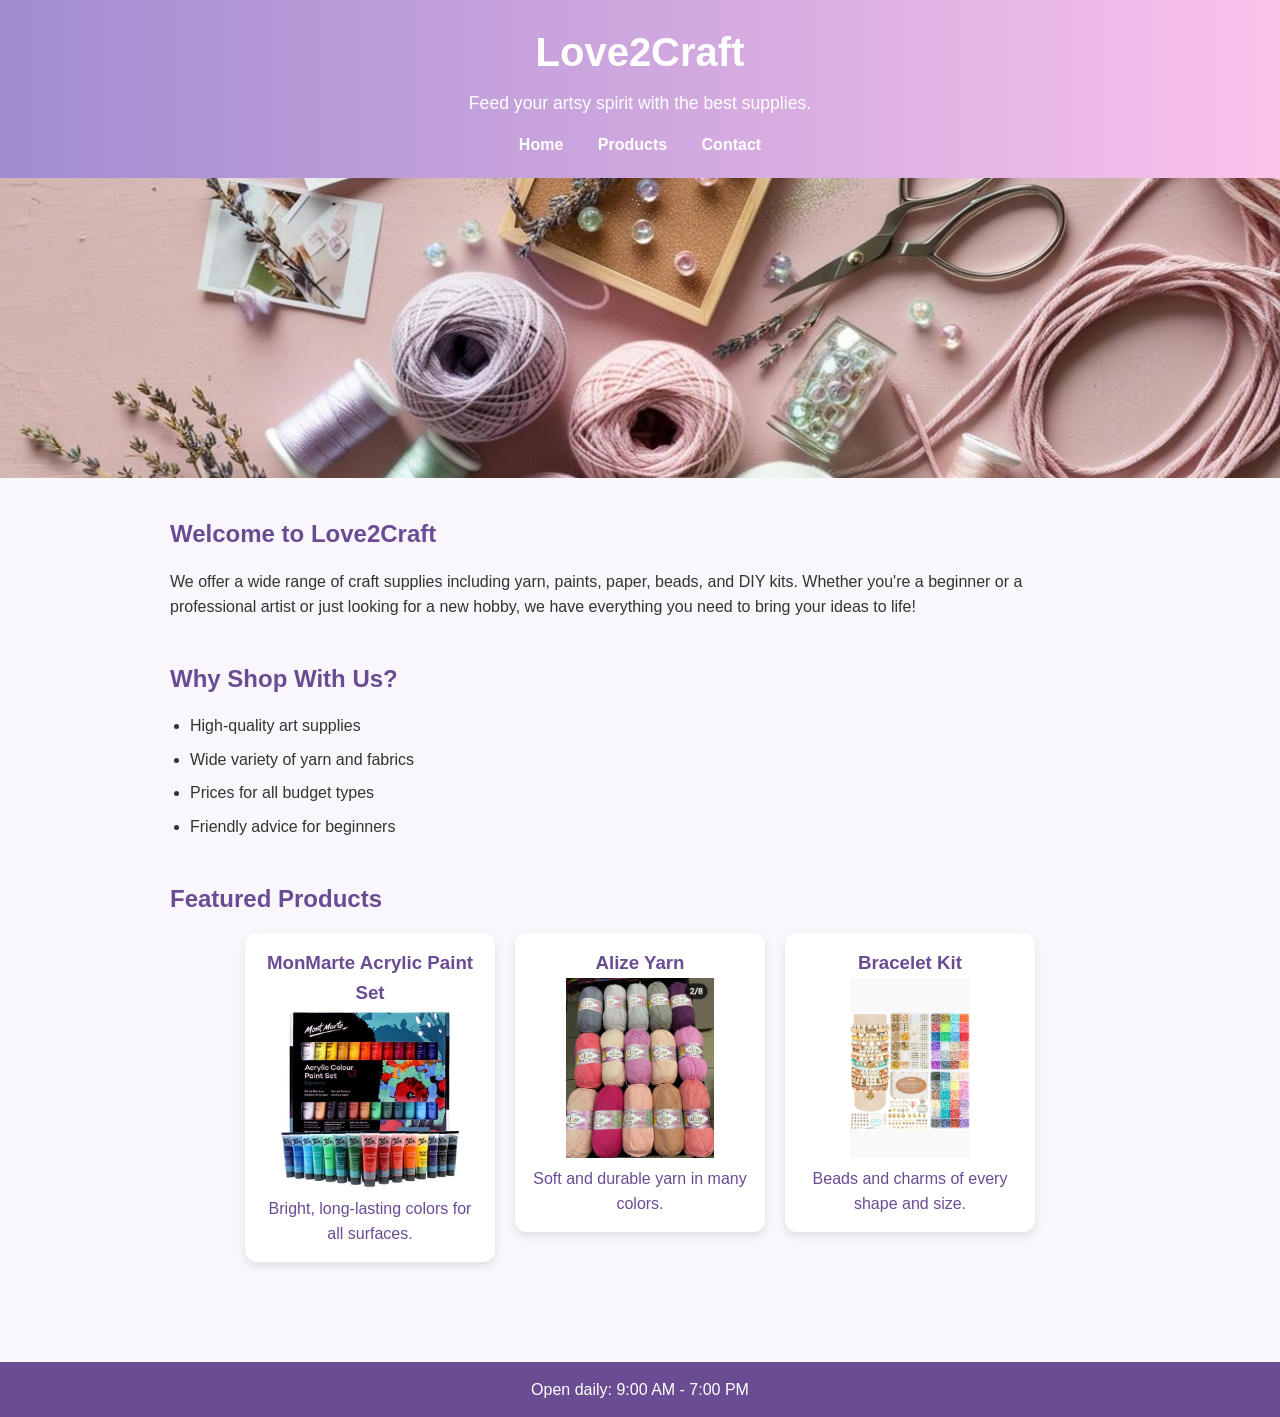
<file: HW1/index.html>
<!DOCTYPE html>
<html lang="en">
<head>
  <meta charset="UTF-8">
  <meta name="viewport" content="width=device-width">
  <title>Love2Craft</title>
  <link rel="stylesheet" href="style.css">
</head>

<body>

  <header>
    <h1>Love2Craft</h1>
    <p>Feed your artsy spirit with the best supplies.</p>

    <nav aria-label="Main navigation">
      <a href="index.html">Home</a>
      <a href="content.html">Products</a>
      <a href="contact.html">Contact</a>
    </nav>
  </header>

  <div class="hero">
    <img src="images/craft_supplies.jpg" alt="Craft supplies">
  </div>


  <main class="main-content">

    <section>
      <h2>Welcome to Love2Craft</h2>
      <p>
        We offer a wide range of craft supplies including yarn, paints, paper,
        beads, and DIY kits. Whether you're a beginner or a professional artist or just looking 
        for a new hobby, we have everything you need to bring your ideas to life!
      </p>
    </section>


    <section>
      <h2>Why Shop With Us?</h2>
      <ul>
        <li>High-quality art supplies</li>
        <li>Wide variety of yarn and fabrics</li>
        <li>Prices for all budget types </li>
        <li> Friendly advice for beginners</li>
      </ul>
    </section>


    <section>
      <h2>Featured Products</h2>

      <div class="products">
        <a href="price_tables/paints_table.html#monMarte-paint">
          <div class="product">
            <h3>MonMarte Acrylic Paint Set</h3>
            <img src="images/acrylic_paint_set.jpg" alt="Paint set" width="200" class="img">
            <p>Bright, long-lasting colors for all surfaces.</p>
          </div>
        </a>

        <a href="price_tables/yarn_table.html#pink-alize">
          <div class="product">
            <h3>Alize Yarn</h3>
            <img src="images/descărcare_(1).jpg" alt="Yarn" width="200" class ="img">
            <p>Soft and durable yarn in many colors.</p>
          </div>
        </a>

        <a href="price_tables/beads_table.html#bracelet-kit">
          <div class="product">
            <h3>Bracelet Kit</h3>
            <img src="images/bracelet_kit.jpg" alt="Jewelery kit" width="200" class="img">
            <p>Beads and charms of every shape and size.</p>
          </div>
        </a>

      </div>
    </section>
  </main>

  <footer>
    <p>Open daily: 9:00 AM - 7:00 PM</p>
  </footer>

</body>
</html>
</file>
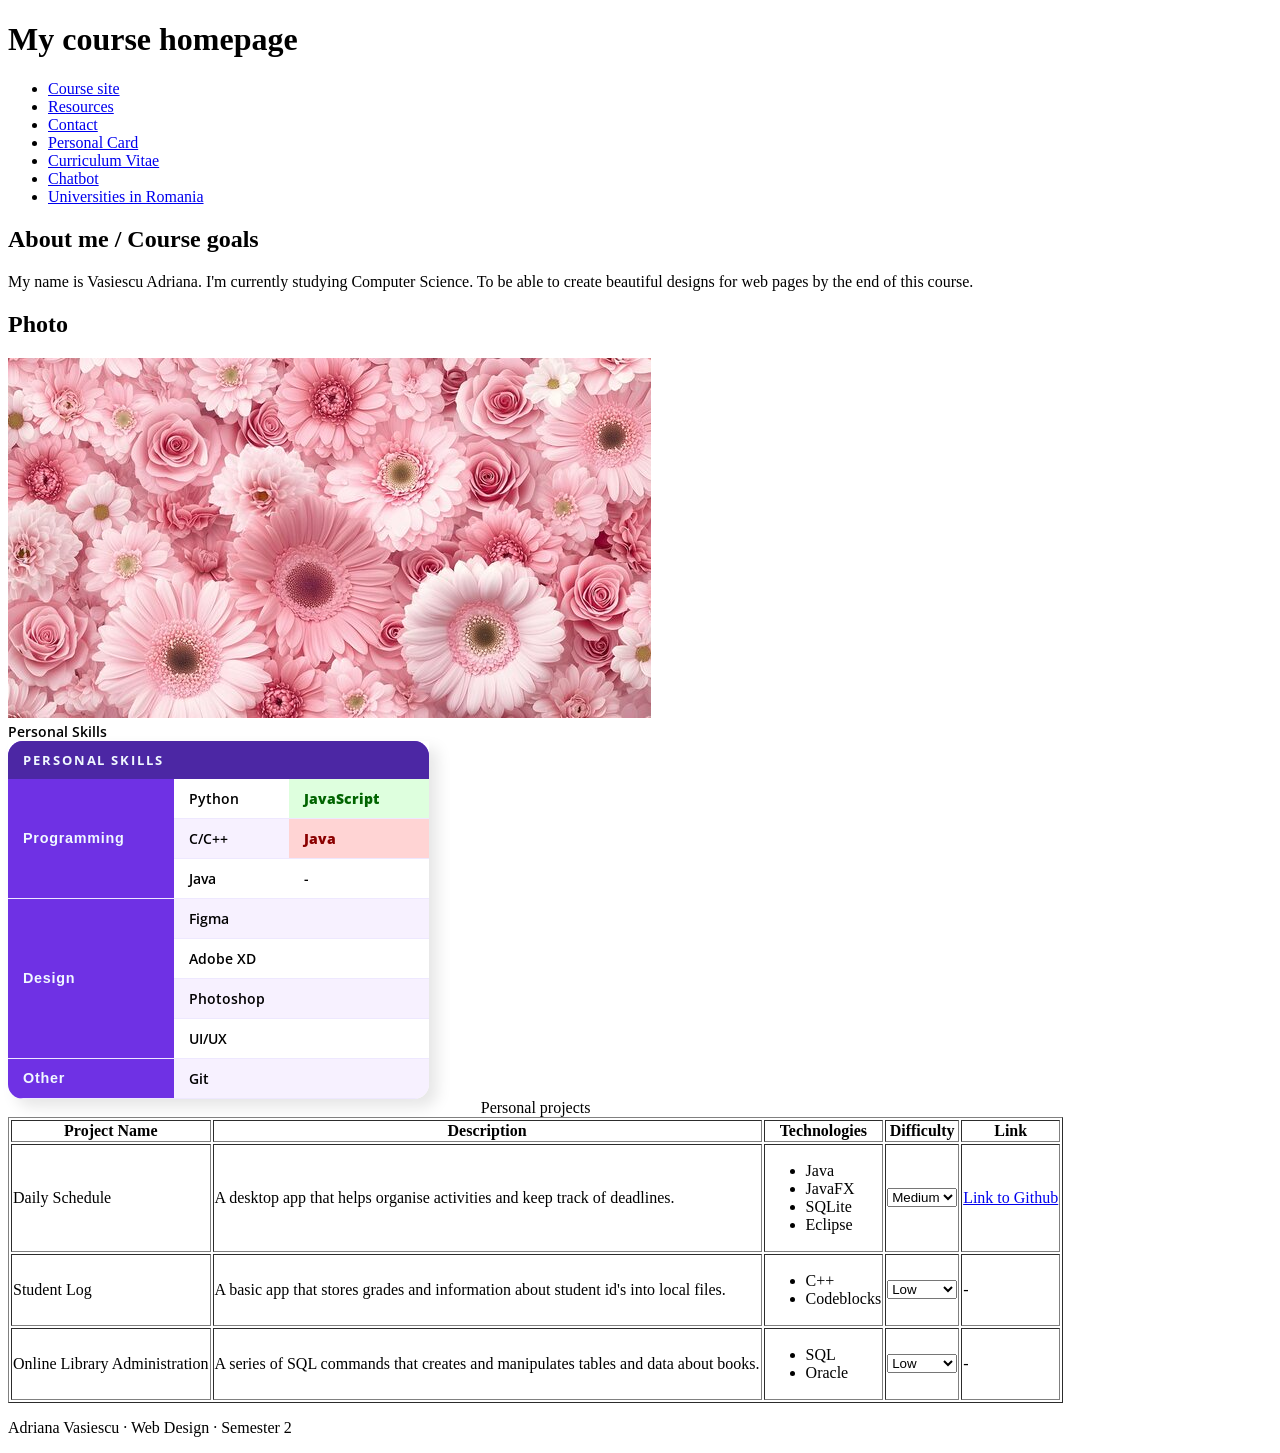
<file: labs-wd-ir-4dr1-R/index.html>
<!DOCTYPE html>
<html lang="en">
<head>
  <link rel="preconnect" href="https://fonts.googleapis.com">
  <link rel="preconnect" href="https://fonts.gstatic.com" crossorigin>
  <link href="https://fonts.googleapis.com/css2?family=Open+Sans:ital,wght@0,300..800;1,300..800&display=swap" rel="stylesheet">
  <meta charset="UTF-8">
  <meta name="viewport" content="width=device-width">
  <title>Course homepage - Heading hierarchy example</title>
  <link rel="stylesheet" href="style.css">
   <style>
    table.skill-display thead {
        font-size: 0.8rem;
        background-color: rgb(111, 49, 228);
        
    }
  </style>
</head>
<body>
  <header>
    <h1>My course homepage</h1>
  </header>
  <nav aria-label="Main navigation">
    <ul>
      <li><a href="https://stefaniga.github.io/ewd-uvt-2026/lecture-1/">Course site</a></li>
      <li><a href="https://stefaniga.github.io/ewd-uvt-2026/labs/">Resources</a></li>
      <li><a href="contact.html">Contact</a> </li>
      <li><a href="card.html">Personal Card</a></li>
      <li><a href="cv.html">Curriculum Vitae</a></li>
      <li><a href ="chatbot.html">Chatbot</a> </li>
      <li><a href="universities.html">Universities in Romania</a> </li>
    </ul>
  </nav>
  <main id="main-content">
    <section>
      <h2>About me / Course goals</h2>
      <p>My name is Vasiescu Adriana. I'm currently studying Computer Science. To be able to create beautiful designs for web pages by the end of this course.</p>
    </section>
    <section>
      <h2>Photo</h2>
      <img src="360_F_1259180121_rKxqQ3axerj2dqdNRu1DFFnIy3X4XsMe.jpg" alt="A decorative picture with an assortment of pastel pink flowers for a cozy vibe.">
    </section>

    <table class="skill-display">
    <caption style="text-align: left;">Personal Skills</caption>
    <thead>
        <tr>
            <th scope="col" colspan="3" style="background-color: #4c27a4; text-transform: uppercase; letter-spacing: 0.15em;">Personal Skills</th>
        </tr>
    </thead>
    <tbody>
        <tr>
            <th scope="row" rowspan="3">Programming</th>
            <td>Python</td>
            <td style="background-color: #deffde; font-weight: bolder; color: darkgreen;">JavaScript</td>
        </tr>
        <tr>
            <td>C/C++</td>
            <td style="background-color: #ffd4d4; font-weight: bolder; color: darkred;">Java</td>
        </tr>
        <tr>
            <td>Java</td>
            <td>-</td>
        </tr>
        <tr>
            <th scope="row" rowspan="4">Design</th>
            <td colspan="2">Figma</td>
        </tr>
        <tr>
            <td colspan="2">Adobe XD</td>
        </tr>
        <tr>
            <td colspan="2">Photoshop</td>
        </tr>
        <tr>
            <td colspan="2">UI/UX</td>
        </tr>
        <tr>
            <th scope="row">Other</th>
            <td colspan="2">Git</td>
        </tr>
    </tbody>
  </table>

  <table border="1">
      <caption>Personal projects</caption>
      <thead>
        <tr>
          <th scope="col">Project Name</th>
          <th scope="col">Description</th>
          <th scope="col">Technologies</th>
          <th scope="col">Difficulty</th>
          <th scope="col">Link</th>
        </tr>
      </thead>

      <tbody>
        <tr>
          <td>Daily Schedule</td>
          <td>A desktop app that helps organise activities and keep track of deadlines.</td>
          <td>
            <ul>
              <li>Java</li>
              <li>JavaFX</li>
              <li>SQLite</li>
              <li>Eclipse</li>
            </ul>
          </td>
          <td>
            <select name="difficulty">
              <option value="low">Low</option>
              <option value="medium" selected>Medium</option>
              <option value="high">High</option>
            </select>
          </td>
          <td><a href="https://github.com/Programare-III-2025-2026/p3-proiect-gr8-4dr1-R.git">Link to Github</a></td>
        </tr>
        <tr>
          <td>Student Log</td>
          <td>A basic app that stores grades and information about student id's into local files.</td>
          <td>
            <ul>
              <li>C++</li>
              <li>Codeblocks</li>
            </ul>
          </td>
          <td><select name="difficulty">
                <option value="low" selected>Low</option>
                <option value="medium">Medium</option>
                <option value="high">High</option>
              </select>
          </td>
          <td>-</td>
        </tr>
        <tr>
          <td>Online Library Administration</td>
          <td>A series of SQL commands that creates and manipulates tables and data about books.</td>
          <td>
            <ul>
              <li>SQL</li>
              <li>Oracle</li>
            </ul>
          </td>
          <td><select name="difficulty">
                <option value="low" selected>Low</option>
                <option value="medium">Medium</option>
                <option value="high">High</option>
              </select>
          </td>
          <td>-</td>
        </tr>

      </tbody>

  </table>

  </main>
  <footer>
    <p>Adriana Vasiescu · Web Design · Semester 2</p>
  </footer>
</body>
</html>
</file>
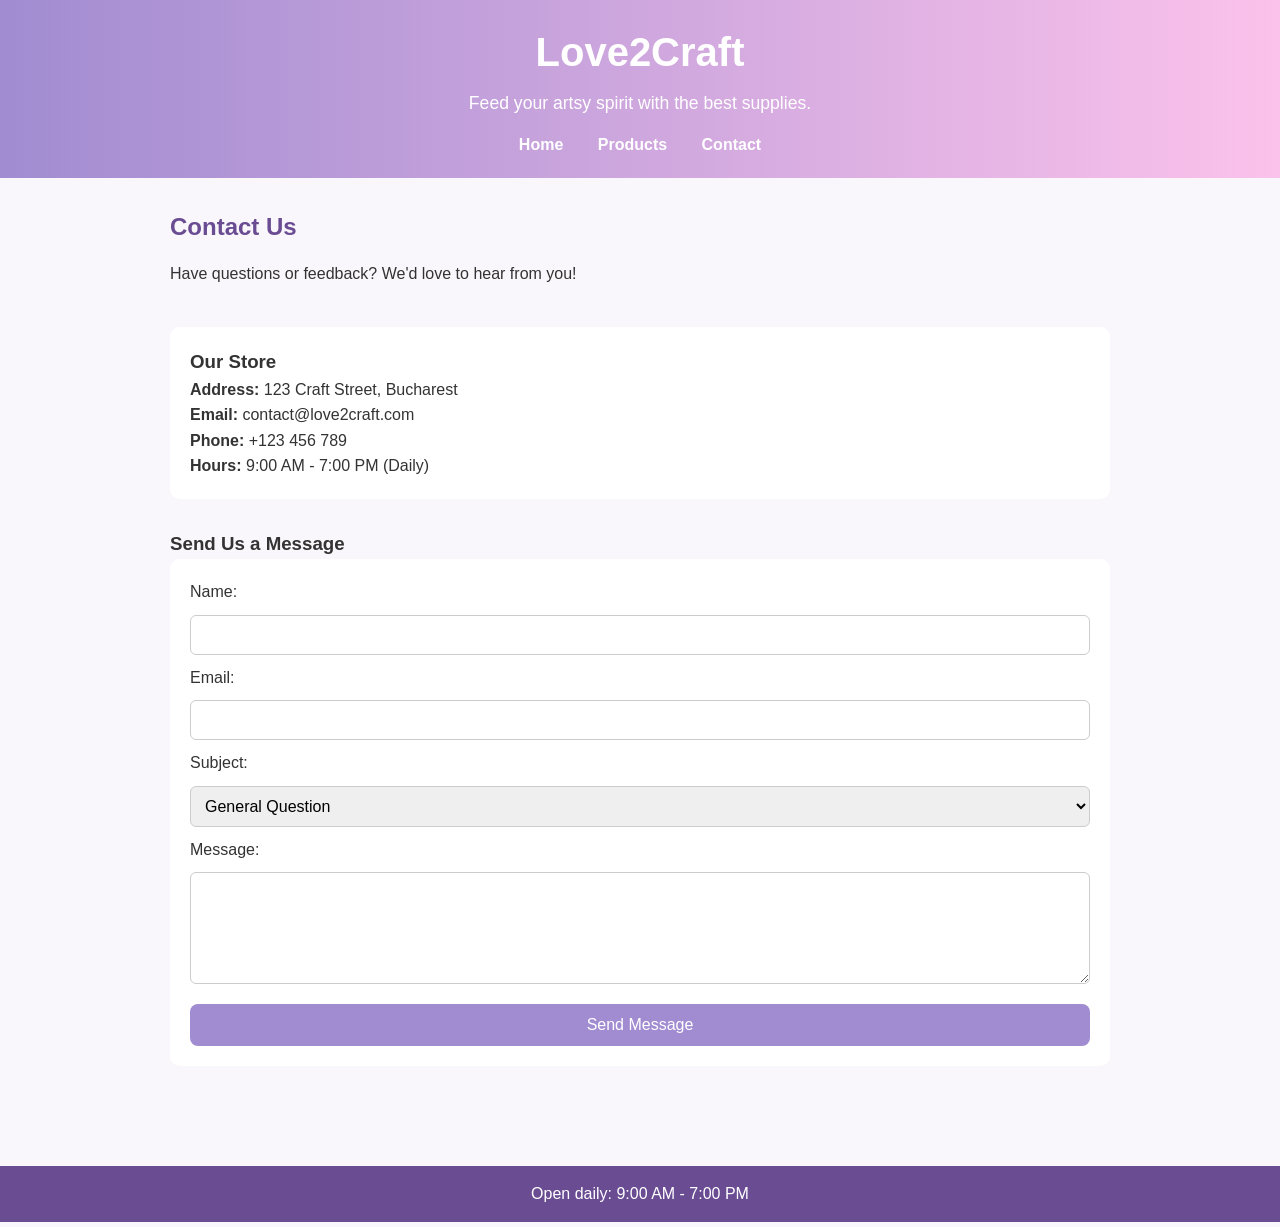
<file: HW1/contact.html>
<!DOCTYPE html>
<html lang="en">
<head>
  <meta charset="UTF-8">
  <meta name="viewport" content="width=device-width">
  <title>Love2Craft - Contact</title>
  <link rel="stylesheet" href="style.css">
</head>

<body>

  <header>
    <h1>Love2Craft</h1>
    <p>Feed your artsy spirit with the best supplies.</p>

    <nav aria-label="Main navigation">
      <a href="index.html">Home</a>
      <a href="content.html">Products</a>
      <a href="contact.html">Contact</a>
    </nav>
  </header>

  <main class="main-content">

    <section>
      <h2>Contact Us</h2>
      <p>Have questions or feedback? We'd love to hear from you!</p>
    </section>

    <section class="contact-info">
      <h3>Our Store</h3>
      <p><strong>Address:</strong> 123 Craft Street, Bucharest</p>
      <p><strong>Email:</strong> contact@love2craft.com</p>
      <p><strong>Phone:</strong> +123 456 789</p>
      <p><strong>Hours:</strong> 9:00 AM - 7:00 PM (Daily)</p>
    </section>

  
    <section>
      <h3>Send Us a Message</h3>

      <form class="contact-form">

        <label for="name">Name:</label>
        <input type="text" id="name" name="name" required>

        <label for="email">Email:</label>
        <input type="email" id="email" name="email" required>

        <label for="subject">Subject:</label>
        <select id="subject" name="subject">
          <option>General Question</option>
          <option>Product Inquiry</option>
          <option>Feedback</option>
        </select>

        <label for="message">Message:</label>
        <textarea id="message" rows="5" required></textarea>

        <button type="submit">Send Message</button>

      </form>
    </section>

  </main>

  <footer>
    <p>Open daily: 9:00 AM - 7:00 PM</p>
  </footer>

</body>
</html>
</file>
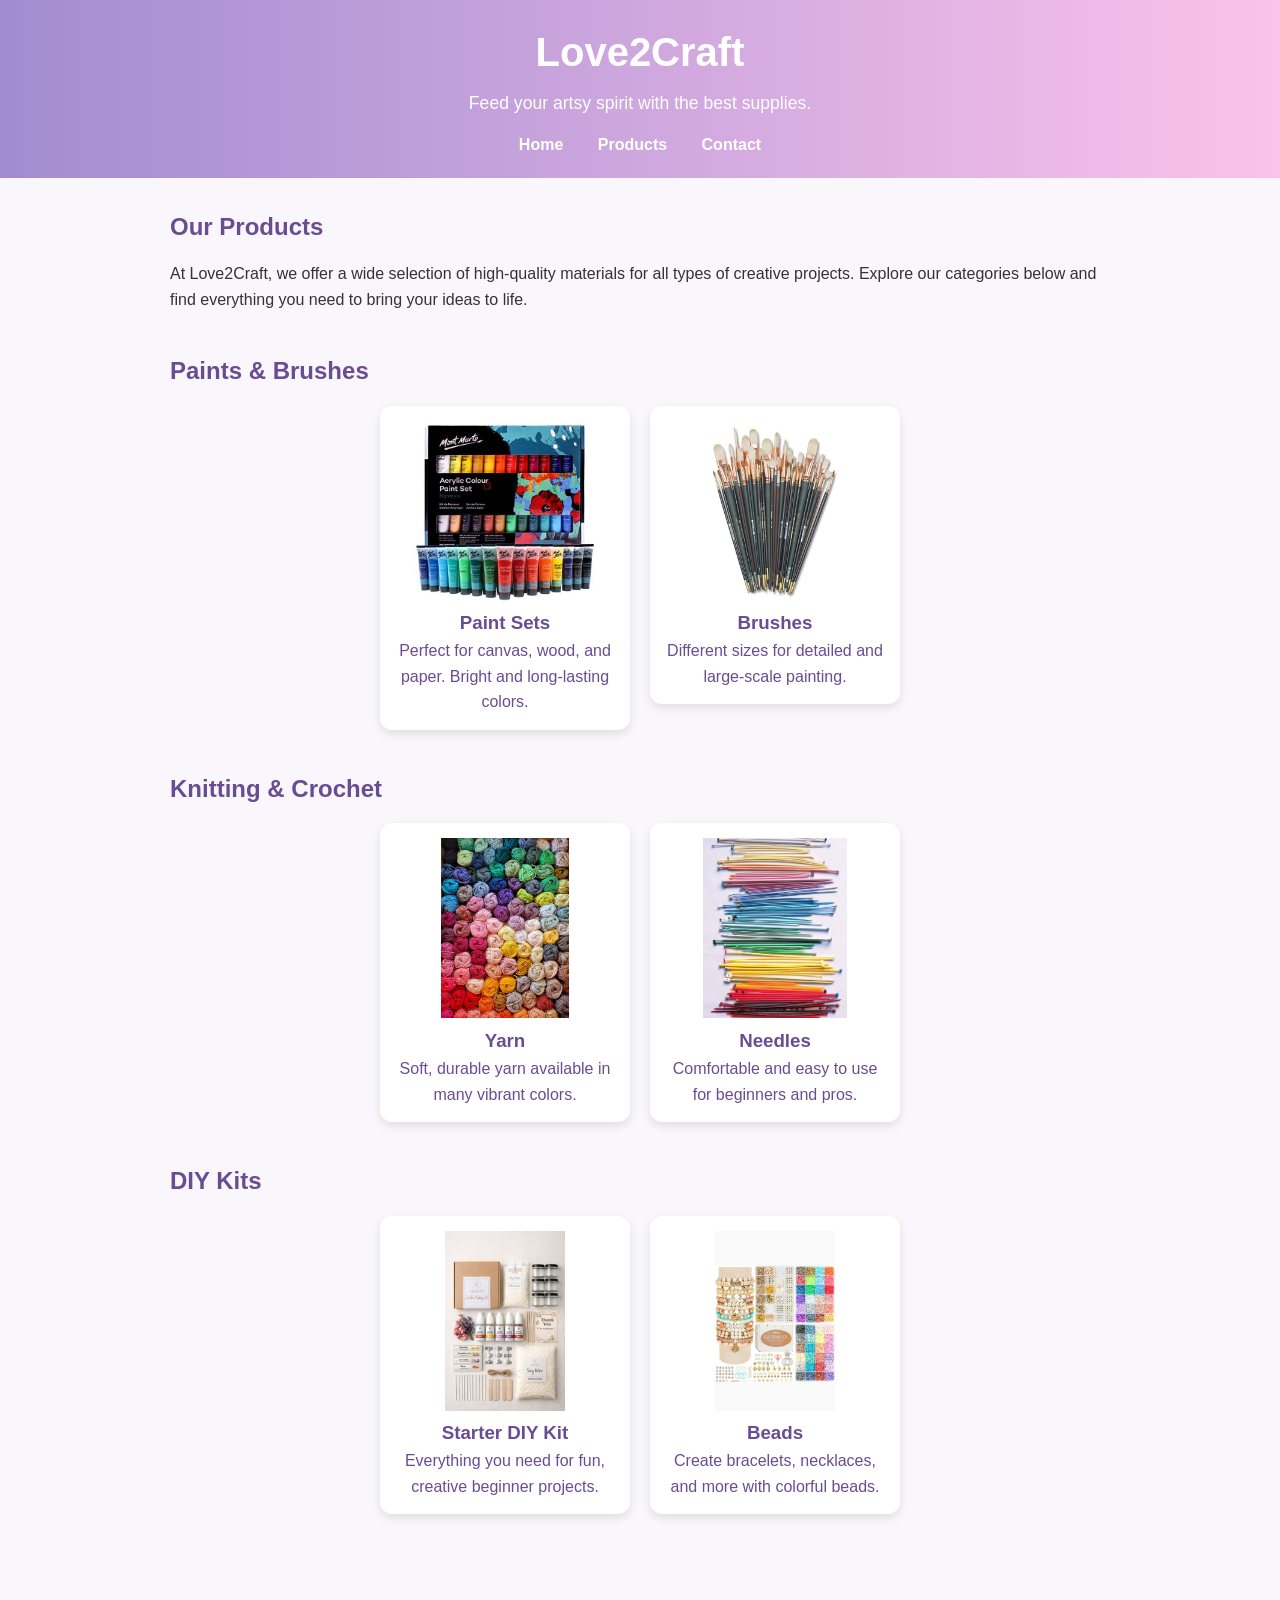
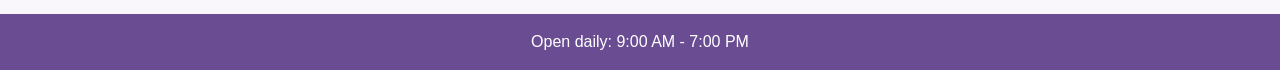
<file: HW1/content.html>
<!DOCTYPE html>
<html lang="en">
<head>
  <meta charset="UTF-8">
  <meta name="viewport" content="width=device-width">
  <title>Love2Craft - Products</title>
  <link rel="stylesheet" href="style.css">
</head>

<body>

  <header>
    <h1>Love2Craft</h1>
    <p>Feed your artsy spirit with the best supplies.</p>

    <nav aria-label="Main navigation">
      <a href="index.html">Home</a>
      <a href="content.html">Products</a>
      <a href="contact.html">Contact</a>
    </nav>
  </header>

  <main class="main-content">

    <section>
      <h2>Our Products</h2>
      <p>
        At Love2Craft, we offer a wide selection of high-quality materials for all types of creative projects.
        Explore our categories below and find everything you need to bring your ideas to life.
      </p>
    </section>

  
    <section class="category">
      <h2>Paints & Brushes</h2>

      <div class="products">
        <a href="price_tables/paints_table.html">
          <div class="product">
            <img src="images/acrylic_paint_set.jpg" alt="Acrylic Paint Set">
            <h3>Paint Sets</h3>
            <p>Perfect for canvas, wood, and paper. Bright and long-lasting colors.</p>
          </div>
        </a>

        <a href="price_tables/brushes_table.html">
          <div class="product">
            <img src="images/brush_set.jpg" alt="Paint Brushes">
            <h3>Brushes</h3>
            <p>Different sizes for detailed and large-scale painting.</p>
          </div>
        </a>

      </div>
    </section>


    <section class="category">
      <h2>Knitting & Crochet</h2>

      <div class="products">
        <a href="price_tables/yarn_table.html">
          <div class="product">
            <img src="images/yarn.jpg" alt="Knitting Yarn">
            <h3>Yarn</h3>
            <p>Soft, durable yarn available in many vibrant colors.</p>
          </div>
        </a>

        <a href="price_tables/needle_table.html">
          <div class="product">
            <img src="images/knittting_needles.jpg" alt="Knitting Needles">
            <h3>Needles</h3>
            <p>Comfortable and easy to use for beginners and pros.</p>
          </div>
        </a>

      </div>
    </section>


    <section class="category">
      <h2>DIY Kits</h2>

      <div class="products">
        <a href="price_tables/diyKit_table.html">
          <div class="product">
            <img src="images/diy_kits.jpg" alt="DIY Kit">
            <h3>Starter DIY Kit</h3>
            <p>Everything you need for fun, creative beginner projects.</p>
          </div>
        </a>

        <a href="price_tables/beads_table.html">
          <div class="product">
            <img src="images/bracelet_kit.jpg" alt="Beads Kit">
            <h3>Beads</h3>
            <p>Create bracelets, necklaces, and more with colorful beads.</p>
          </div>
        </a>

      </div>
    </section>

  </main>

  <footer>
    <p>Open daily: 9:00 AM - 7:00 PM</p>
  </footer>

</body>
</html>
</file>
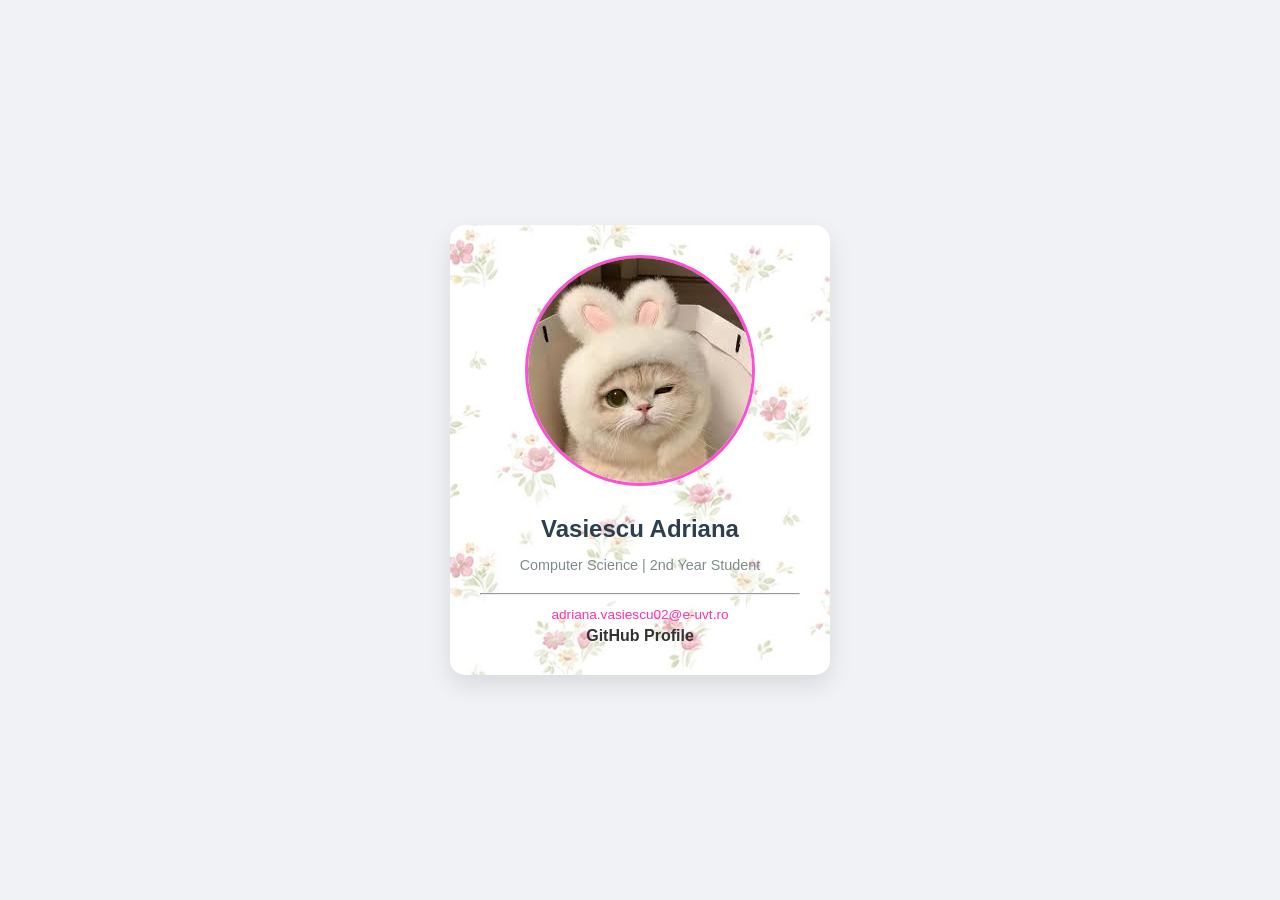
<file: labs-wd-ir-4dr1-R/card.html>
<!DOCTYPE html>
<html lang="en">
<head>
    <meta charset="UTF-8">
    <meta name="viewport" content="width=device-width">
    <title>Personal Card</title>
    <link rel="stylesheet" href="card.css">
</head>
<body>

    <div id="main-card" class="card-container">
        
        <img src="images.jpg" alt="Profile Picture" id="profile-img">
        
        <h1 class="text-primary">Vasiescu Adriana</h1>
        
        <p class="text-secondary"> Computer Science | 2nd Year Student</p>
        
        <hr>

        <div class="links-section">
            <a href="mailto:adriana.vasiescu02@e-uvt.ro" class="contact-link">adriana.vasiescu02@e-uvt.ro</a>
            <br>
            <a href="https://github.com/4dr1-R" id="github-url">GitHub Profile</a>
        </div>
        
    </div>

</body>
</html>
</file>
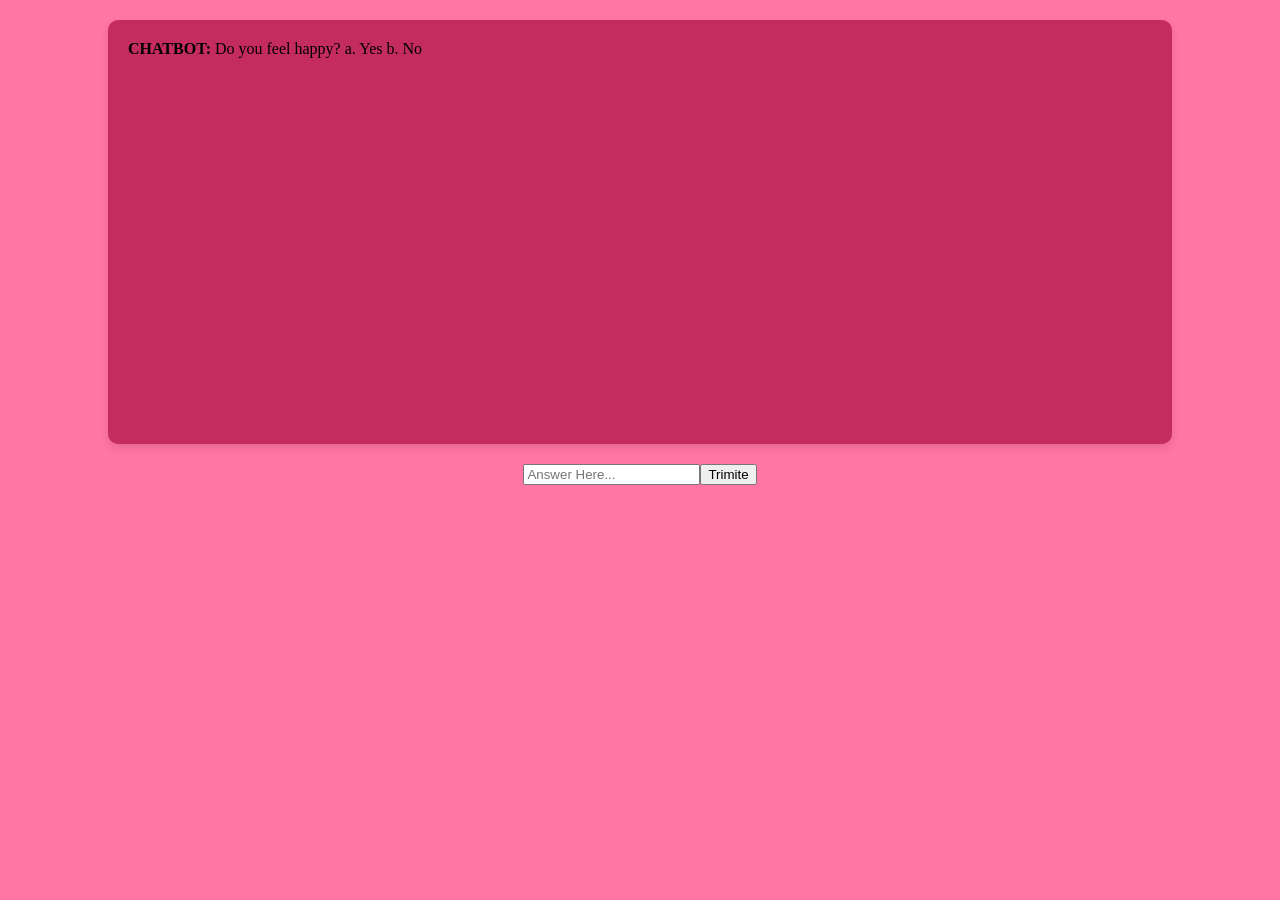
<file: labs-wd-ir-4dr1-R/chatbot.html>
<!DOCTYPE html>
<html lang="en">
<head>
    <meta charset="UTF-8">
    <meta name="viewport" content="width=device-width, initial-scale=1.0">
    <title>Chatbot</title>
    <link rel="stylesheet" href="chatbot.css">
</head>
<body>
    <div class="chat-container" id="chat-container">
    </div>
    <form id="chat-form">
        <input type="text" id="user-input" placeholder="Answer Here...">
        <button type="submit">Trimite</button>
    </form>
    <script src="chatbot.js"></script>
</body>
</html>
</file>
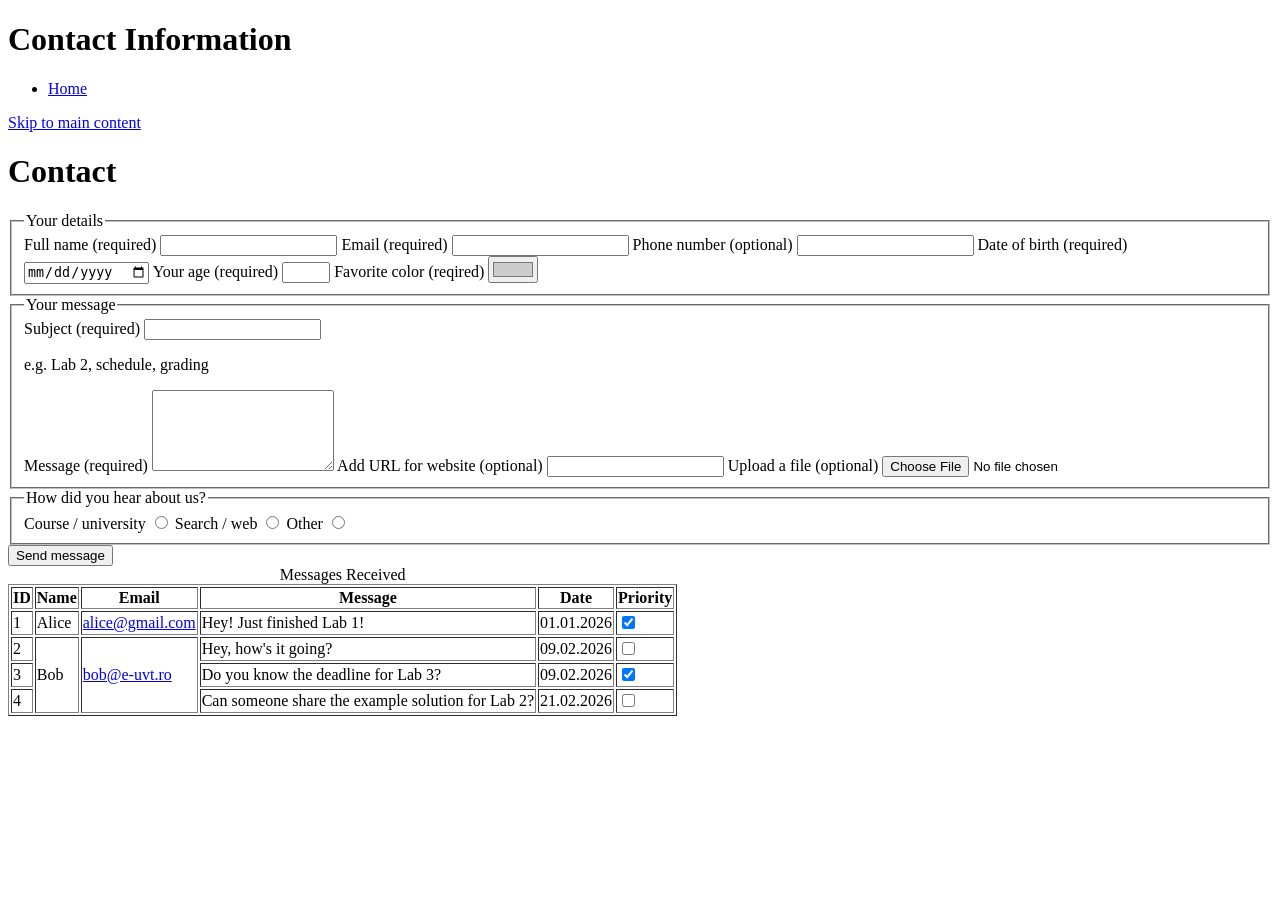
<file: labs-wd-ir-4dr1-R/contact.html>
<!DOCTYPE html>
<html lang="en">
<head>
  <meta charset="UTF-8">
  <meta name="viewport" content="width=device-width">
  <title>Contact Information</title>
</head>
<body>
    <header>
        <h1>Contact Information</h1>
    </header>
    
    <nav aria-label="Main navigation">
        <ul>
            <li><a href="index.html">Home</a></li>
        </ul>
    </nav>
    <a href="#main-content" class="skip-link">Skip to main content</a>
    <main id="main-content">
        <h1>Contact</h1>
        <div>
            <form method="post" action="#" aria-label="Contact form" id="contactForm">
            <fieldset>
                    <legend>Your details</legend>
                    <label for="name">Full name (required)</label>
                    <input type="text" id="name" name="name" required>
                    <label for="email">Email (required)</label>
                    <input type="email" id="email" name="email" required>
                    <label for="phone">Phone number (optional)</label>
                    <input type="tel" id="phone" name="phone"> 
                    <label for="dob">Date of birth (required)</label>
                    <input type="date" id="dob" required>
                    <label for="age">Your age (required)</label>
                    <input type="number" min="18" max="60" id="age" required>
                    <label for="favColor">Favorite color (reqired)</label>
                    <input type="color" id="favColor" required value="#cccccc">

            </fieldset>
            <fieldset>
                    <legend>Your message</legend>
                    <label for="subject">Subject (required)</label>
                    <input type="text" id="subject" name="subject" required aria-describedby="subject-hint">
                    <p id="subject-hint" class="form-hint">e.g. Lab 2, schedule, grading</p>
                    <label for="msg">Message (required)</label>
                    <textarea id="msg" name="message" rows="5" required></textarea>
                    <label for="website">Add URL for website (optional)</label>
                    <input type="url" id="website">
                    <label for="fileUpload">Upload a file (optional)</label>
                    <input type="file" id="fileUpload" accept=".pdf,.docx">
                    
            </fieldset>
            <fieldset>
                    <legend>How did you hear about us?</legend>
                    <label for="hear-course">Course / university</label>
                    <input type="radio" id="hear-course" name="hear" value="course" required>
                    <label for="hear-search">Search / web</label>
                    <input type="radio" id="hear-search" name="hear" value="search">
                    <label for="hear-other">Other</label>
                    <input type="radio" id="hear-other" name="hear" value="other">
            </fieldset>
            <button type="submit">Send message</button>
            </form>
        </div>

    <table border="1">
        <caption>Messages Received</caption>
        <tr>
            <th scope="col">ID</th>
            <th scope="col">Name</th>
            <th scope="col">Email</th>
            <th scope="col">Message</th>
            <th scope="col">Date</th>
            <th scope="col">Priority</th>
        </tr>
        <tr>
            <td>1</td>
            <td>Alice</td>
            <td><a href="mailto:alice@gmail.com">alice@gmail.com</a></td>
            <td>Hey! Just finished Lab 1!</td>
            <td>01.01.2026</td>
            <td><input type="checkbox" checked></td>
        </tr>
        <tr>
            <td>2</td>
            <td rowspan="3">Bob</td>
            <td rowspan="3"><a href="mailto:bob@e-uvt.ro">bob@e-uvt.ro</a></td>
            <td>Hey, how's it going?</td>
            <td>09.02.2026</td>
            <td><input type="checkbox"></td>
        </tr>
        <tr>
            <td>3</td>
            <td>Do you know the deadline for Lab 3?</td>
            <td>09.02.2026</td>
            <td><input type="checkbox" checked></td>
        </tr>
        <tr>
            <td>4</td>
            <td>Can someone share the example solution for Lab 2?</td>
            <td>21.02.2026</td>
            <td><input type="checkbox"></td>
        </tr>

    </table>
    </main>
    <footer>

    </footer>
    <script src="contact.js"></script>
</body>
</html>
</file>
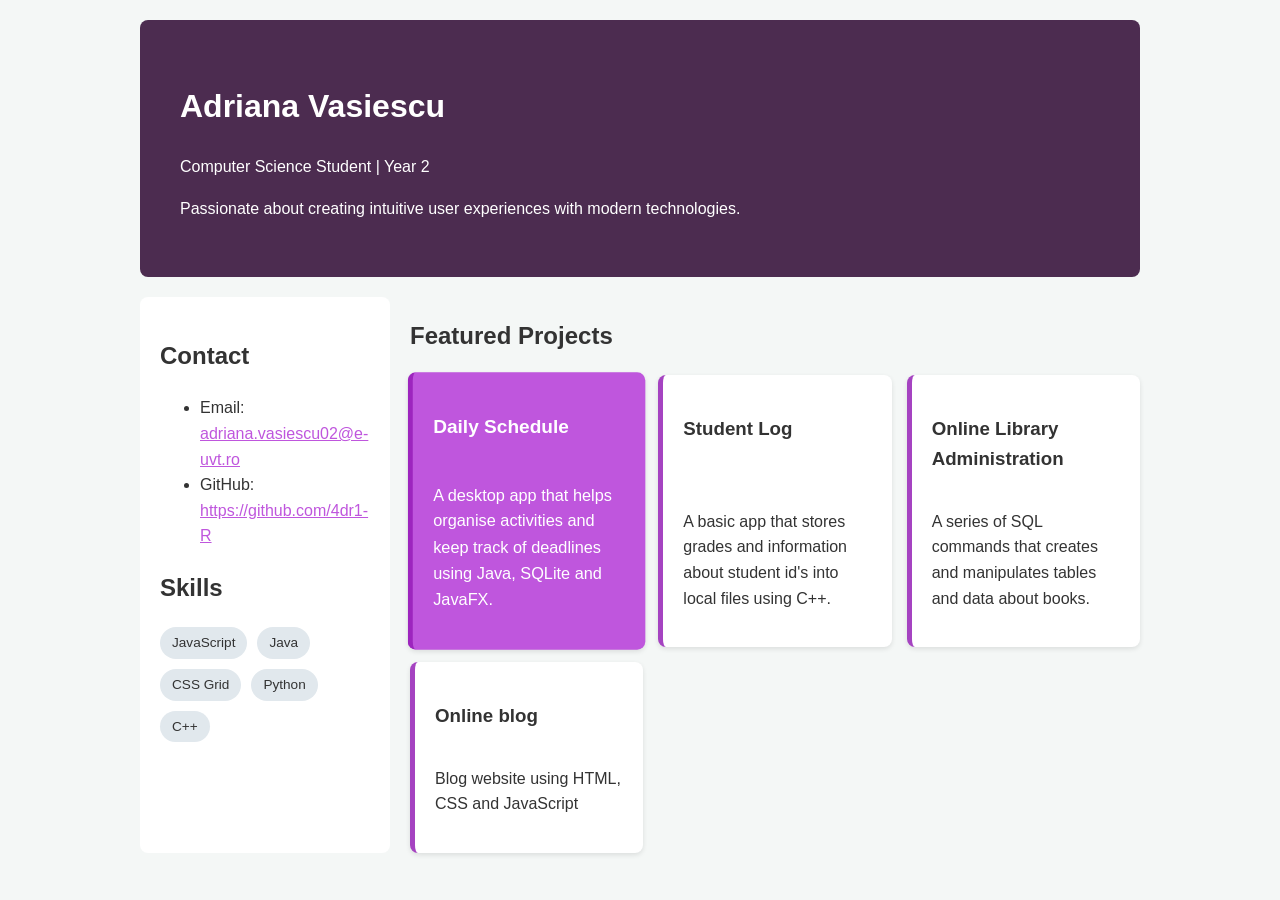
<file: labs-wd-ir-4dr1-R/cv.html>
<!DOCTYPE html>
<html lang="en">
<head>
    <meta charset="UTF-8">
    <meta name="viewport" content="width=device-width">
    <title>Personal CV</title>
    <link rel="stylesheet" href="style.css">
</head>
<body class="cv-body">

    <div class="cv-container">
        <header class="profile">
            <h1>Adriana Vasiescu</h1>
            <p>Computer Science Student | Year 2</p>
            <p class="description">Passionate about creating intuitive user experiences with modern technologies.</p>
        </header>

        <aside class="sidebar">
            <section class="contact-info">
                <h2>Contact</h2>
                <ul>
                    <li>Email: <a href="mailto:adriana.vasiescu02@e-uvt.ro" class="links">adriana.vasiescu02@e-uvt.ro </a></li>
                    <li>GitHub: <a href="https://github.com/4dr1-R" class="links">https://github.com/4dr1-R</a></li>
                </ul>
            </section>

            <section class="skills">
                <h2>Skills</h2>
                <div class="skill-tags">
                    <span>JavaScript</span>
                    <span>Java</span>
                    <span>CSS Grid</span>
                    <span>Python</span>
                    <span>C++</span>
                </div>
            </section>
        </aside>

        <main class="projects-section">
            <h2>Featured Projects</h2>
            <div class="projects-grid">
                <div class="card featured-card">
                    <h3>Daily Schedule</h3>
                    <p>A desktop app that helps organise activities and keep track of deadlines using Java, SQLite and JavaFX.</p>
                </div>
                <div class="card">
                    <h3>Student Log</h3>
                    <p>A basic app that stores grades and information about student id's into local files using C++.</p>
                </div>
                <div class="card">
                    <h3>Online Library Administration</h3>
                    <p>A series of SQL commands that creates and manipulates tables and data about books.</p>
                </div>

                 <div class="card">
                    <h3>Online blog</h3>
                    <p>Blog website using HTML, CSS and JavaScript</p>
                </div>
            </div>
        </main>
    </div>

</body>
</html>
</file>
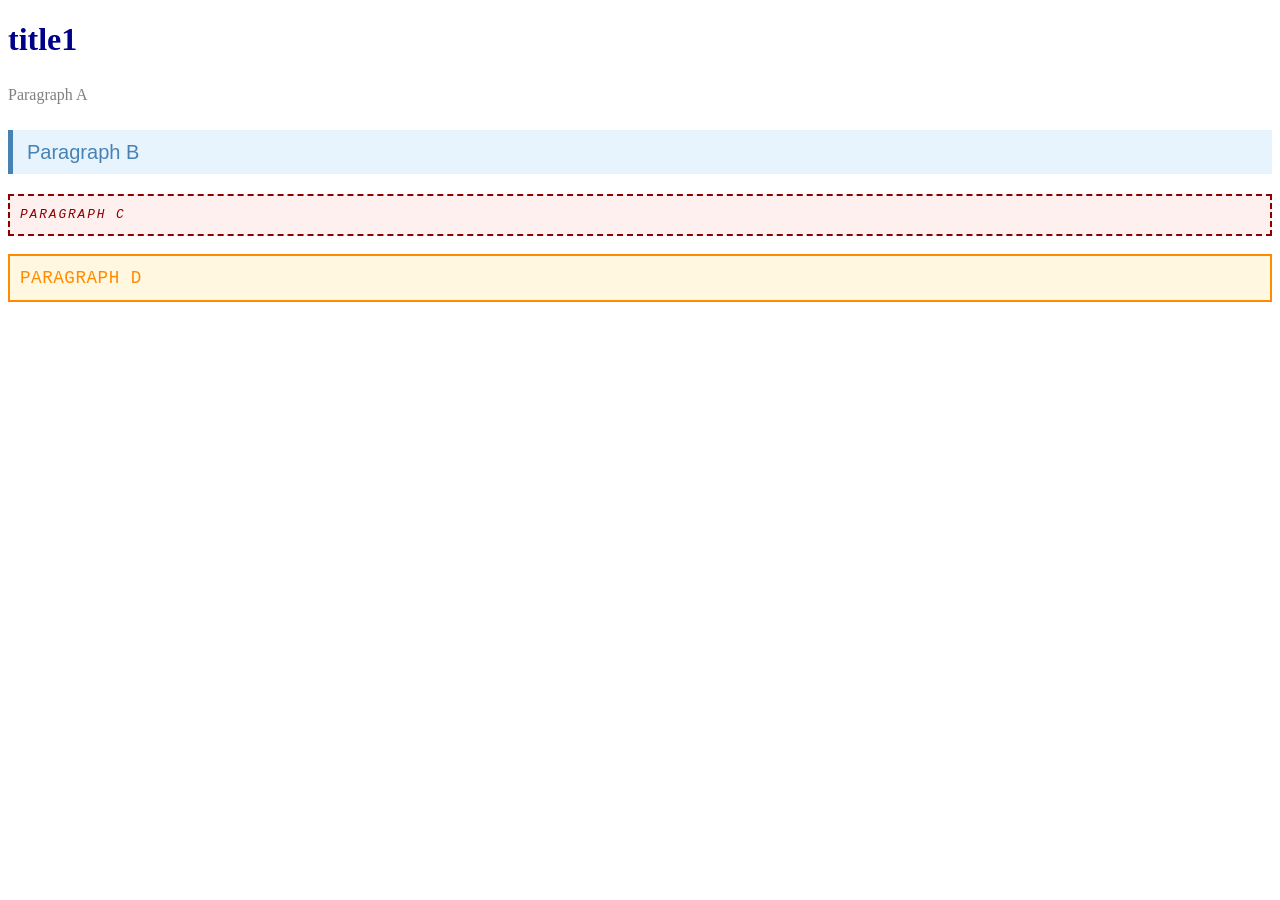
<file: labs-wd-ir-4dr1-R/specificity.html>
<!DOCTYPE html>
<html lang="en">
<head>
    <meta charset="UTF-8">
    <title>Specificity Game</title>
    <link rel="stylesheet" href="style.css">
    <style>
        h1 {
            color: darkblue;
        }

        p {
            color: gray;
            font-size: 1rem;
            font-family: Georgia, serif;
            line-height: 1.4;
            padding: 4px 0;
        }

        .info {
            color: steelblue;
            font-size: 1.25rem;
            background-color: #e8f4fd;
            padding: 8px 14px;
            border-left: 5px solid steelblue;
            font-family: Arial, sans-serif;
        }

        #warning {
            color: darkred;
            font-size: 0.8rem;
            font-style: italic;
            text-transform: uppercase;
            letter-spacing: 0.15em;
            border: 2px dashed darkred;
            padding: 10px;
            background-color: #fff0f0;
            font-family: 'Courier New', monospace;
        }

        #warning.info {
            color: darkorange;
            background-color: #fff7e0;
            border: 2px solid darkorange;
            font-size: 1.1rem;
            font-style: normal;
            letter-spacing: 0.03em;
        }
    </style>
</head>
<body>
    <h1>title1</h1>

    <p>Paragraph A</p>

    <p class="info">Paragraph B</p>

    <p id="warning">Paragraph C</p>

    <p class="info" id="warning">Paragraph D</p>

</body>
</html>
</file>
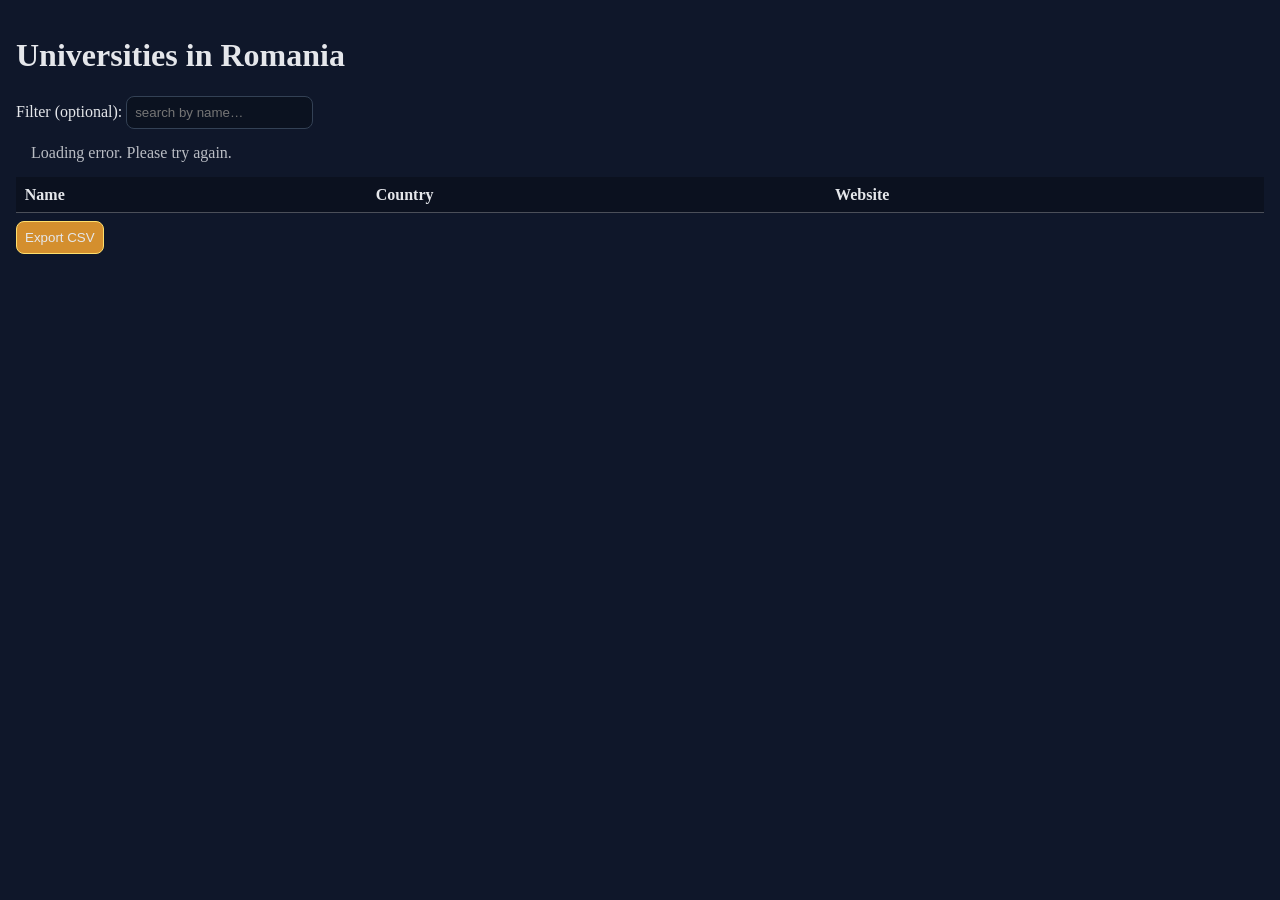
<file: labs-wd-ir-4dr1-R/universities.html>
<!DOCTYPE html>
<html lang="en">
<head>
  <meta charset="UTF-8">
  <meta name="viewport" content="width=device-width">
  <title>Universities in Romania</title>
  <link rel="stylesheet" href="universities.css">
</head>

<body>
    <div>
        <h1>Universities in Romania</h1>
        <label for="q">Filter (optional):</label>
        <input id="q" placeholder="search by name…" />

        <div id="status" class="status"></div>

        <table>
            <thead>
            <tr>
                <th>Name</th>
                <th>Country</th>
                <th>Website</th>
            </tr>
            </thead>
            <tbody id="tbody"></tbody>
        </table>
    </div>

    <button id="exportCsv">Export CSV</button>

    <script src="universities.js"></script>
</body>
</html>
</file>
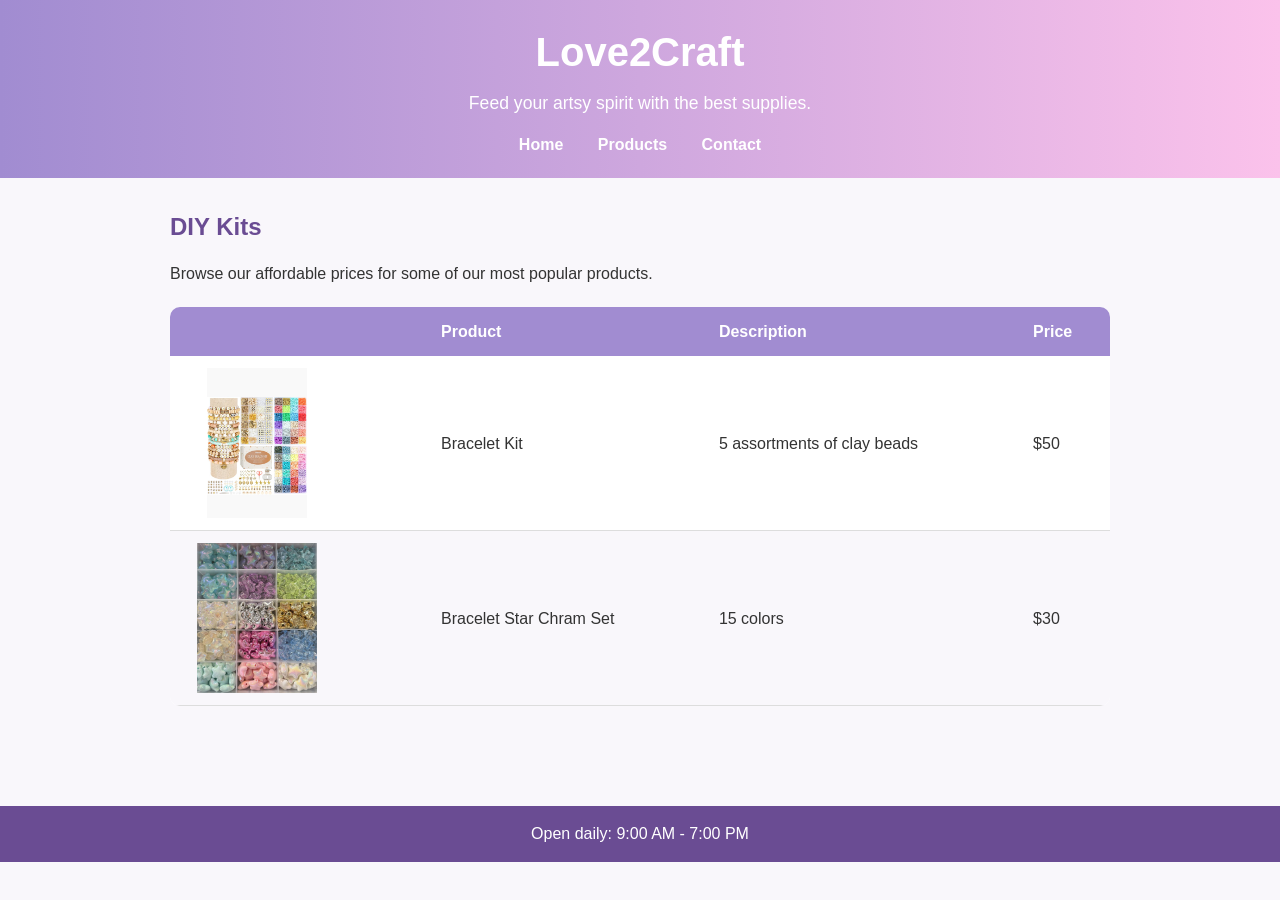
<file: HW1/price_tables/beads_table.html>
<!DOCTYPE html>
<html lang="en">
<head>
  <meta charset="UTF-8">
  <meta name="viewport" content="width=device-width">
  <title>Love2Craft - Price List</title>
  <link rel="stylesheet" href="../style.css">
</head>

<body>

  <header>
    <h1>Love2Craft</h1>
    <p>Feed your artsy spirit with the best supplies.</p>

    <nav aria-label="Main navigation">
      <a href="../index.html">Home</a>
      <a href="../content.html">Products</a>
      <a href="../contact.html">Contact</a>
    </nav>
  </header>

  <main class="main-content">


    <section>
      <h2>DIY Kits</h2>
      <p>Browse our affordable prices for some of our most popular products.</p>
      <table class="price-table">
        <thead>
          <tr>
            <th></th>
            <th>Product</th>
            <th>Description</th>
            <th>Price</th>
          </tr>
        </thead>

        <tbody>
          <tr id="bracelet-kit">
            <td><img src="../images/bracelet_kit.jpg" alt="Bracelet Kit" class="table-img"></td>
            <td>Bracelet Kit</td>
            <td>5 assortments of clay beads</td>
            <td>$50</td>
          </tr>

          <tr>
            <td><img src="../images/charms.jpg" alt="Bracelet Star Charms" class="table-img"></td>
            <td>Bracelet Star Chram Set</td>
            <td>15 colors</td>
            <td>$30</td>
          </tr>

        </tbody>
      </table>
    </section>

  </main>

  <footer>
    <p>Open daily: 9:00 AM - 7:00 PM</p>
  </footer>

</body>
</html>
</file>
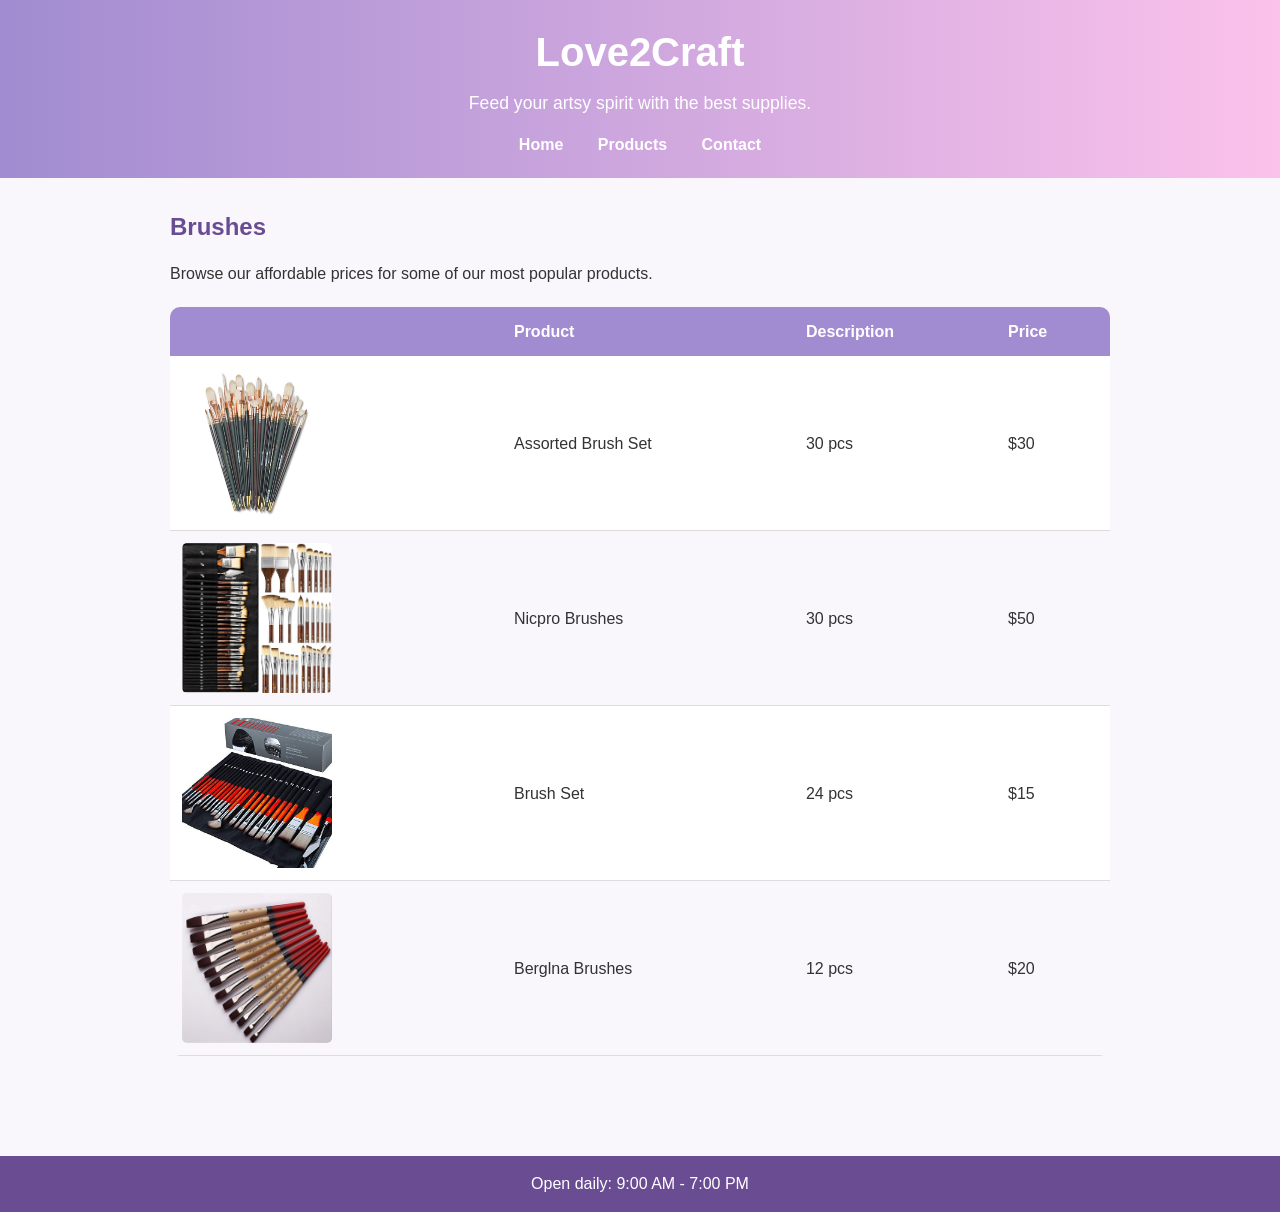
<file: HW1/price_tables/brushes_table.html>
<!DOCTYPE html>
<html lang="en">
<head>
  <meta charset="UTF-8">
  <meta name="viewport" content="width=device-width">
  <title>Love2Craft - Price List</title>
  <link rel="stylesheet" href="../style.css">
</head>

<body>

  <header>
    <h1>Love2Craft</h1>
    <p>Feed your artsy spirit with the best supplies.</p>

    <nav aria-label="Main navigation">
      <a href="../index.html">Home</a>
      <a href="../content.html">Products</a>
      <a href="../contact.html">Contact</a>
    </nav>
  </header>

  <main class="main-content">


    <section>
      <h2>Brushes</h2>
      <p>Browse our affordable prices for some of our most popular products.</p>
      <table class="price-table">
        <thead>
          <tr>
            <th></th>
            <th>Product</th>
            <th>Description</th>
            <th>Price</th>
          </tr>
        </thead>

        <tbody>
          <tr>
            <td><img src="../images/brush_set.jpg" alt="Brush Set" class="table-img"></td>
            <td>Assorted Brush Set</td>
            <td>30 pcs</td>
            <td>$30</td>
          </tr>

          <tr>
            <td><img src="../images/Nicpro_30pcs.jpg" alt="Nicpro Brushes" class="table-img"></td>
            <td>Nicpro Brushes</td>
            <td>30 pcs</td>
            <td>$50</td>
          </tr>

          <tr>
            <td><img src="../images/24_Brushes.jpg" alt="24 Brushes" class="table-img"></td>
            <td>Brush Set</td>
            <td>24 pcs</td>
            <td>$15</td>
          </tr>

          <tr>
            <td><img src="../images/12_Berglna.jpg" alt="Berglna_Brushes" class="table-img"></td>
            <td>Berglna Brushes</td>
            <td>12 pcs</td>
            <td>$20</td>
          </tr>

        </tbody>
      </table>
    </section>

  </main>

  <footer>
    <p>Open daily: 9:00 AM - 7:00 PM</p>
  </footer>

</body>
</html>
</file>
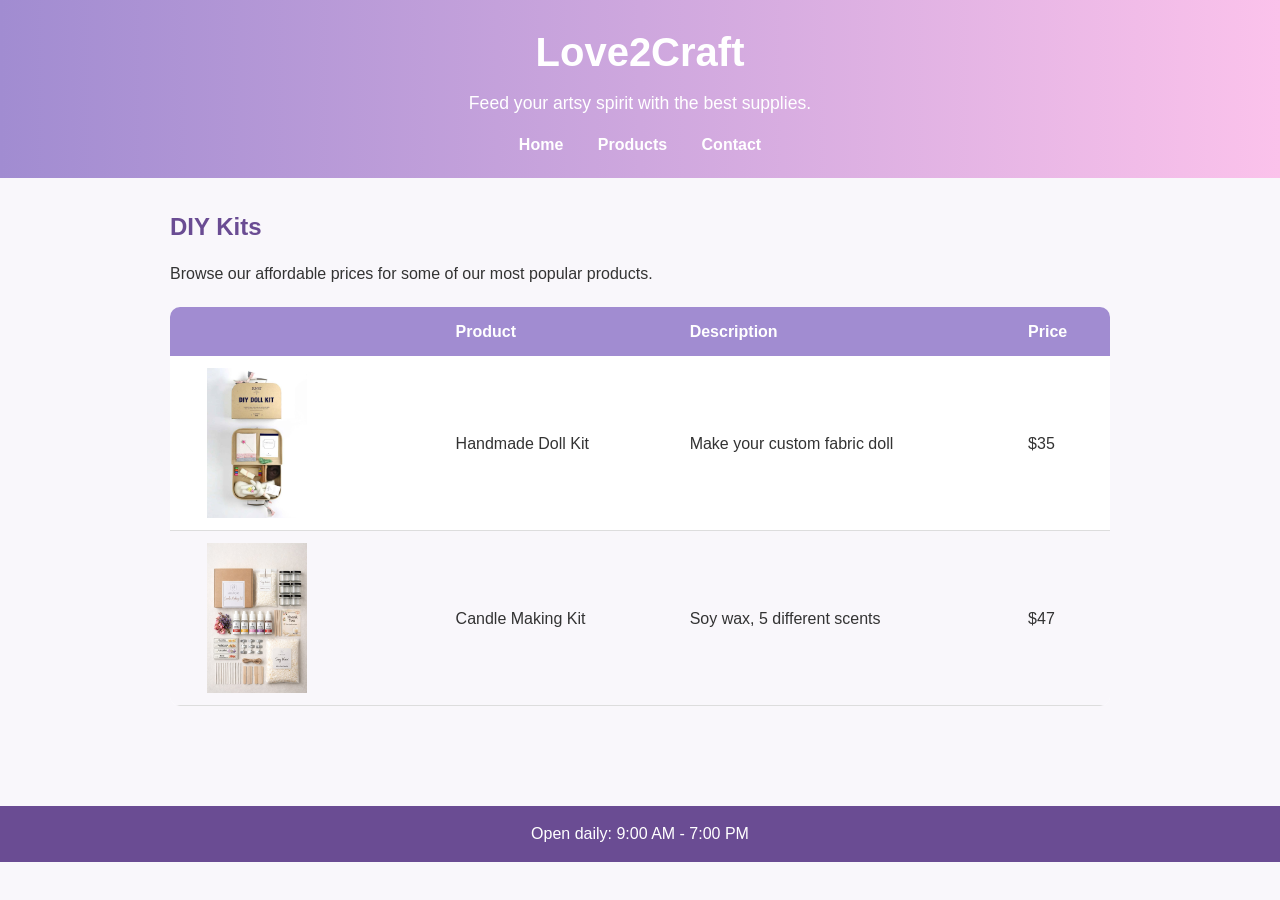
<file: HW1/price_tables/diyKit_table.html>
<!DOCTYPE html>
<html lang="en">
<head>
  <meta charset="UTF-8">
  <meta name="viewport" content="width=device-width">
  <title>Love2Craft - Price List</title>
  <link rel="stylesheet" href="../style.css">
</head>

<body>

  <header>
    <h1>Love2Craft</h1>
    <p>Feed your artsy spirit with the best supplies.</p>

    <nav aria-label="Main navigation">
      <a href="../index.html">Home</a>
      <a href="../content.html">Products</a>
      <a href="../contact.html">Contact</a>
    </nav>
  </header>

  <main class="main-content">


    <section>
      <h2>DIY Kits</h2>
      <p>Browse our affordable prices for some of our most popular products.</p>
      <table class="price-table">
        <thead>
          <tr>
            <th></th>
            <th>Product</th>
            <th>Description</th>
            <th>Price</th>
          </tr>
        </thead>

        <tbody>
          <tr>
            <td><img src="../images/HANDMADE_DOLL_KIT.jpg" alt="Handmade Doll Kit" class="table-img"></td>
            <td>Handmade Doll Kit</td>
            <td>Make your custom fabric doll</td>
            <td>$35</td>
          </tr>

          <tr>
            <td><img src="../images/diy_kits.jpg" alt="Candle Making Kit" class="table-img"></td>
            <td>Candle Making Kit</td>
            <td>Soy wax, 5 different scents</td>
            <td>$47</td>
          </tr>

        </tbody>
      </table>
    </section>

  </main>

  <footer>
    <p>Open daily: 9:00 AM - 7:00 PM</p>
  </footer>

</body>
</html>
</file>
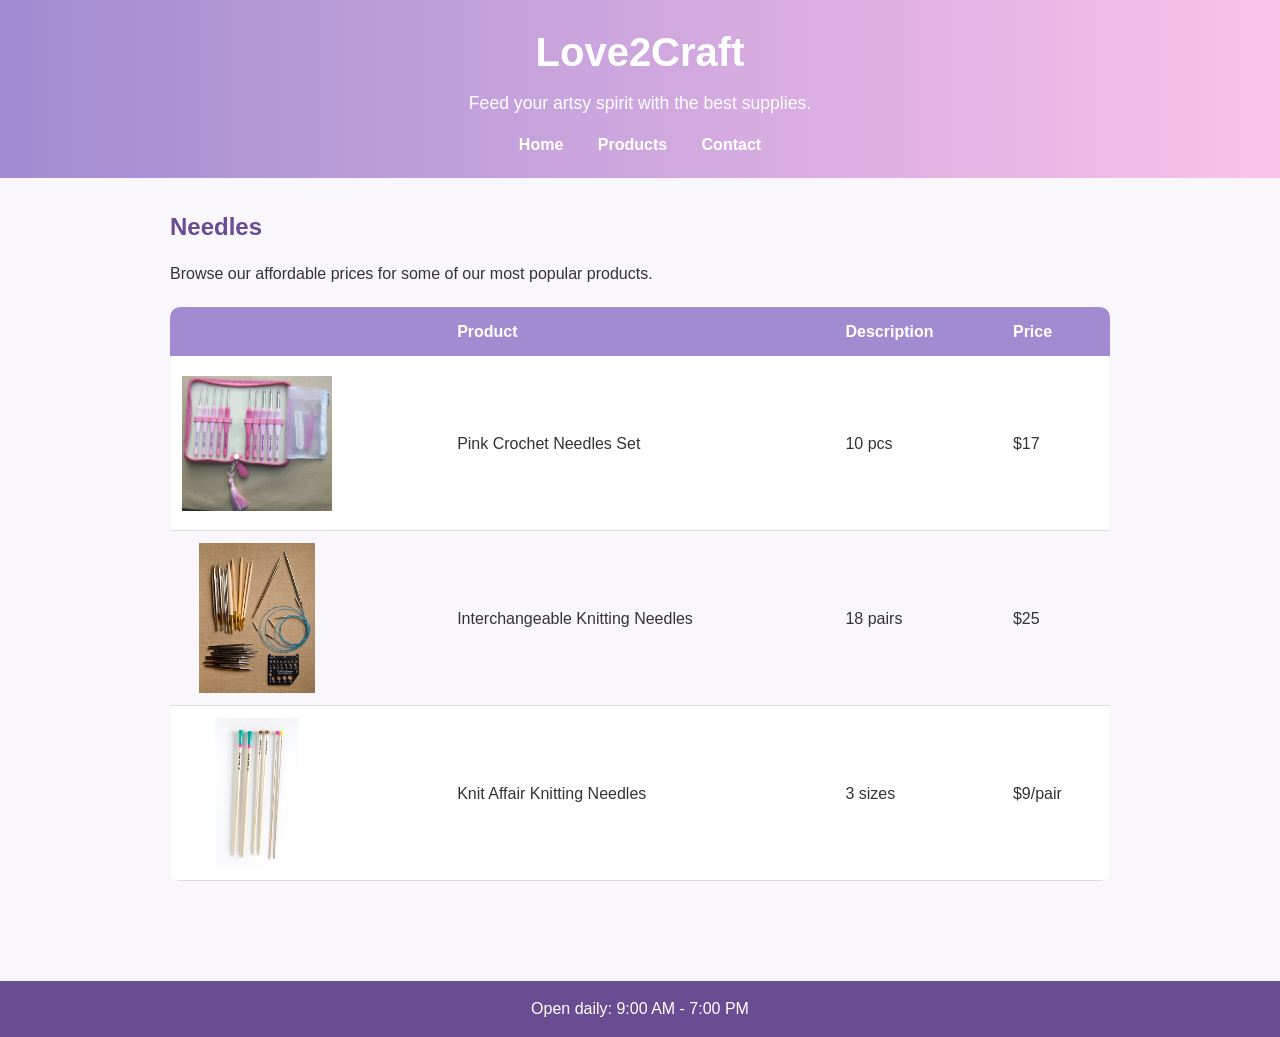
<file: HW1/price_tables/needle_table.html>
<!DOCTYPE html>
<html lang="en">
<head>
  <meta charset="UTF-8">
  <meta name="viewport" content="width=device-width">
  <title>Love2Craft - Price List</title>
  <link rel="stylesheet" href="../style.css">
</head>

<body>

  <header>
    <h1>Love2Craft</h1>
    <p>Feed your artsy spirit with the best supplies.</p>

    <nav aria-label="Main navigation">
      <a href="../index.html">Home</a>
      <a href="../content.html">Products</a>
      <a href="../contact.html">Contact</a>
    </nav>
  </header>

  <main class="main-content">

    <section>
      <h2>Needles</h2>
      <p>Browse our affordable prices for some of our most popular products.</p>
      <table class="price-table">
        <thead>
          <tr>
            <th></th>
            <th>Product</th>
            <th>Description</th>
            <th>Price</th>
          </tr>
        </thead>

        <tbody>
          <tr>
            <td><img src="../images/descărcare_(3).jpg" alt="Pink Crochet Needles set" class="table-img"></td>
            <td>Pink Crochet Needles Set</td>
            <td>10 pcs</td>
            <td>$17</td>
          </tr>

          <tr>
            <td><img src="../images/interchangeable_knitting_needles!.jpg" alt="interchangeable knitting needles" class="table-img"></td>
            <td>Interchangeable Knitting Needles</td>
            <td>18 pairs</td>
            <td>$25</td>
          </tr>

          <tr>
            <td><img src="../images/knit_affair_Knitting_Needles.jpg" alt="knit affair Knitting Needles" class="table-img"></td>
            <td>Knit Affair Knitting Needles</td>
            <td>3 sizes</td>
            <td>$9/pair</td>
          </tr>


        </tbody>
      </table>
    </section>

  </main>

  <footer>
    <p>Open daily: 9:00 AM - 7:00 PM</p>
  </footer>

</body>
</html>
</file>
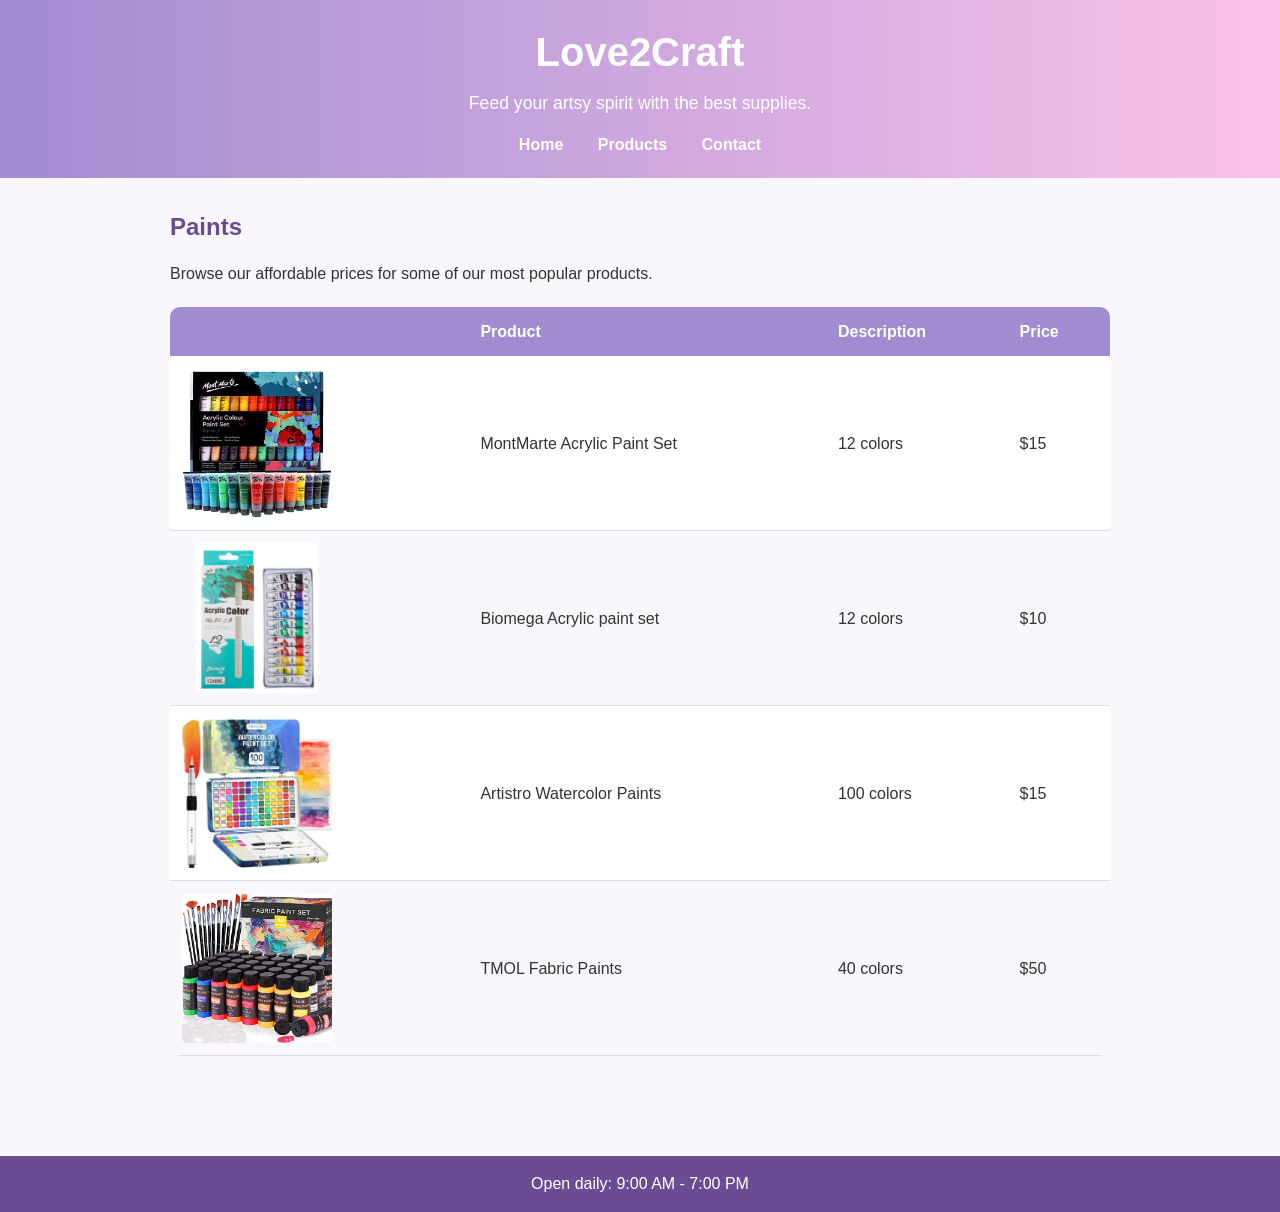
<file: HW1/price_tables/paints_table.html>
<!DOCTYPE html>
<html lang="en">
<head>
  <meta charset="UTF-8">
  <meta name="viewport" content="width=device-width">
  <title>Love2Craft - Price List</title>
  <link rel="stylesheet" href="../style.css">
</head>

<body>

  <header>
    <h1>Love2Craft</h1>
    <p>Feed your artsy spirit with the best supplies.</p>

    <nav aria-label="Main navigation">
      <a href="../index.html">Home</a>
      <a href="../content.html">Products</a>
      <a href="../contact.html">Contact</a>
    </nav>
  </header>

  <main class="main-content">

    <section>
      <h2>Paints</h2>
      <p>Browse our affordable prices for some of our most popular products.</p>
      <table class="price-table">
        <thead>
          <tr>
            <th></th>
            <th>Product</th>
            <th>Description</th>
            <th>Price</th>
          </tr>
        </thead>

        <tbody>
          <tr id="montMarte-paint">
            <td><img src="../images/acrylic_paint_set.jpg" alt="MontMarte Acrylic Paint" class="table-img"></td>
            <td>MontMarte Acrylic Paint Set</td>
            <td>12 colors</td>
            <td>$15</td>
          </tr>

          <tr>
            <td><img src="../images/Acrylic_Paint_Set2.jpg" alt="Biomega Acrylic Brushes" class="table-img"></td>
            <td>Biomega Acrylic paint set</td>
            <td>12 colors</td>
            <td>$10</td>
          </tr>

          <tr>
            <td><img src="../images/Watercolor_paint_sets.jpg" alt="Artistro Watercolor Paints" class="table-img"></td>
            <td>Artistro Watercolor Paints</td>
            <td>100 colors</td>
            <td>$15</td>
          </tr>

          <tr>
            <td><img src="../images/Fabric_paint.jpg" alt="TMOL Fabric Paints" class="table-img"></td>
            <td>TMOL Fabric Paints</td>
            <td>40 colors</td>
            <td>$50</td>
          </tr>

        </tbody>
      </table>
    </section>

  </main>

  <footer>
    <p>Open daily: 9:00 AM - 7:00 PM</p>
  </footer>

</body>
</html>
</file>
<file: HW1/style.css>
* {
  margin: 0;
  padding: 0;
  box-sizing: border-box;
}


body {
  font-family: 'Segoe UI', Tahoma, Geneva, Verdana, sans-serif;
  background-color: #f9f7fb;
  color: #333;
  line-height: 1.6;
}

header {
  background: linear-gradient(to right, #a18cd1, #fbc2eb);
  color: white;
  text-align: center;
  padding: 20px;
}

header h1 {
  font-size: 2.5rem;
}

header p {
  margin-top: 5px;
  font-size: 1.1rem;
}


nav {
  margin-top: 15px;
}

nav a {
  text-decoration: none;
  color: white;
  margin: 0 15px;
  font-weight: bold;
  transition: 0.3s;
}

nav a:hover {
  text-decoration: underline;
  opacity: 0.8;
}


.hero img {
  width: 100%;
  height: 300px;
  object-fit: cover;
}


.main-content {
  padding: 30px;
  max-width: 1000px;
  margin: auto;
}


section {
  margin-bottom: 40px;
}


h2 {
  margin-bottom: 15px;
  color: #6a4c93;
}


ul {
  padding-left: 20px;
}

li {
  margin-bottom: 8px;
}


.products {
  display: flex;
  gap: 20px;
  flex-wrap: wrap;
  justify-content: center;
}


.product {
  background: white;
  border-radius: 12px;
  padding: 15px;
  width: 250px;
  text-align: center;
  box-shadow: 0 4px 10px rgba(0,0,0,0.1);
  transition: transform 0.3s, box-shadow 0.3s;
}

.product img {
  width: 100%;
  height: 180px;
  object-fit: contain;
  border-radius: 8px;
}


.product:hover {
  transform: translateY(-5px);
  box-shadow: 0 6px 15px rgba(0,0,0,0.15);
}

footer {
  background-color: #6a4c93;
  color: white;
  text-align: center;
  padding: 15px;
  margin-top: 30px;
}

.products a {
  text-decoration: none;
  color: #6a4c93;
}

.price-table {
  width: 100%;
  border-collapse: collapse;
  margin-top: 20px;
  background: white;
  border-radius: 10px;
  overflow: hidden;
}


.price-table thead {
  background-color: #a18cd1;
  color: white;
}

.price-table th,
.price-table td {
  padding: 12px;
  text-align: left;
}


.price-table tbody tr {
  border-bottom: 1px solid #ddd;
}


.price-table tbody tr:nth-child(even) {
  background-color: #f9f7fb;
}


.table-img {
  width: 150px;
  height: 150px;
  object-fit: contain;
  vertical-align: middle;
  margin-right: 10px;
  border-radius: 5px;
}

.contact-info {
  background: white;
  padding: 20px;
  border-radius: 10px;
  margin-bottom: 30px;
}

.contact-form {
  display: flex;
  flex-direction: column;
  gap: 10px;
  background: white;
  padding: 20px;
  border-radius: 10px;
}

.contact-form input,
.contact-form select,
.contact-form textarea {
  padding: 10px;
  border: 1px solid #ccc;
  border-radius: 6px;
  font-size: 1rem;
}

.contact-form button {
  margin-top: 10px;
  padding: 12px;
  border: none;
  background-color: #a18cd1;
  color: white;
  font-size: 1rem;
  border-radius: 8px;
  cursor: pointer;
  transition: 0.3s;
}

.contact-form button:hover {
  background-color: #8c6ccf;
}
</file>
<file: labs-wd-ir-4dr1-R/style.css>
h1.test{
    color: #6dffce;
   font-style:italic;
   padding: 10px; 
}


.skill-display {
    border-collapse: separate;
    border-spacing: 0;
    overflow: hidden;
    font-family:'Open Sans', sans-serif;
    font-size: 0.9rem;
    font-weight: 600;
    border-bottom-left-radius: 15px;
    border-bottom-right-radius: 15px;
    box-shadow: 8px 8px 15px rgba(0, 0, 0, 0.1);
}


.skill-display thead tr:first-child th:first-child {
    border-top-left-radius: 15px;
}

.skill-display thead tr:first-child th:last-child {
    border-top-right-radius: 15px;
}


.skill-display th {
    background-color: rgb(111, 49, 228);
    color: aliceblue;
    text-align: left;  
    padding: 10px 50px 10px 15px; 
    letter-spacing: 0.05em;
}

.skill-display tbody tr:nth-child(even) {
    background-color: #f7f1ff;

}

.skill-display tbody td, .skill-display tbody th {
    border-bottom: 1px solid #eee8ff;
    padding: 10px 50px 10px 15px;     
}

.skill-display tbody th {
    font-family: Arial, Helvetica, sans-serif;
}



/*styling for CV.HTML*/

.cv-body {
    font-family: 'Segoe UI', Tahoma, Geneva, Verdana, sans-serif;
    background-color: #f4f7f6;
    color: #333;
    line-height: 1.6;
    margin: 0;
    padding: 20px;
}

.cv-container {
    display: grid;
    max-width: 1000px;
    margin: 0 auto;
    gap: 20px;
    grid-template-areas: 
        "header header"
        "sidebar main";
    grid-template-columns: 250px 1fr;
}

.profile { grid-area: header; background: #4c2c50; color: white; padding: 40px; border-radius: 8px; }
.sidebar { grid-area: sidebar; background: #fff; padding: 20px; border-radius: 8px; }
.projects-section { grid-area: main; }


.projects-grid {
    display: grid;
    grid-template-columns: repeat(auto-fit, minmax(200px, 1fr));
    gap: 15px;
}


.card {
    background: white;
    padding: 20px;
    border-radius: 8px;
    border-left: 5px solid #a543c1;
    display: flex; 
    flex-direction: column;
    justify-content: space-between;
    box-shadow: 0 2px 5px rgba(0,0,0,0.1);
}


.featured-card {
    background: #bf56dd;
    color: white;
    border-left: 5px solid #9d25be;
    transform: scale(1.02);
}

.skill-tags {
    display: flex;
    flex-wrap: wrap;
    gap: 10px;
    margin-top: 10px;
}

.skill-tags span {
    background: #e1e8ed;
    padding: 5px 12px;
    border-radius: 20px;
    font-size: 0.85rem;
}

.links {
    color: #bf56dd;
}
</file>
<file: labs-wd-ir-4dr1-R/card.css>
body {
    background-color: #f0f2f5;
    font-family: 'Segoe UI', Tahoma, Geneva, Verdana, sans-serif;
    display: flex;
    justify-content: center;
    align-items: center;
    height: 100vh;
    margin: 0;
}

img {
    border-radius: 50%;
    border: 3px solid #ff4ed6;
    margin-bottom: 15px;
}


#main-card {
    background-color: #ffffff;
    width: 320px;
    padding: 30px;
    text-align: center;
    border-radius: 15px;
    box-shadow: 0 10px 25px rgba(0, 0, 0, 0.1);
    background-image: linear-gradient(rgba(255, 255, 255, 0.24), hsla(0, 0%, 100%, 0.24)), url('flower_bg.jpeg');
    background-size: cover;
    background-position: center;
    overflow: hidden;
}

#github-url {
    text-decoration: none;
    font-weight: bold;
    color: #333;
}


.text-primary {
    color: #2c3e50;
    margin: 10px 0 5px 0;
    font-size: 1.5rem;
}

.text-secondary {
    color: #7f8c8d;
    font-size: 0.9rem;
    margin-bottom: 20px;
}

.contact-link {
    text-decoration: none;
    color: #ff30b0;
    font-size: 0.85rem;
    line-height: 1.8;
}

.contact-link:hover {
    text-decoration: underline;
}

#github-url:hover {
    color: #ff0077;
    text-shadow: 0 0 8px #ff00735d;
    display: inline-block;

}
</file>
<file: labs-wd-ir-4dr1-R/chatbot.css>
/* CSS styles */
body {
    background-color:#ff75a3;
    display: flex;
    justify-content: center;
    align-items: center;
    height: auto;
    margin: 20px;
    flex-direction: column;
}

.chat-container {
    max-width:80vw;
    width: 100%;
    height: 30vw;
    padding: 20px;
    background-color: #c42b5e;
    border-radius:10px;
    box-shadow: 0 4px 8px rgba(0, 0, 0, 0.1);
    margin-bottom: 20px;
    overflow-y: auto;
}

.message {
    margin-bottom: 20px;
}

#chat-form {
    display: flex;
}
</file>
<file: labs-wd-ir-4dr1-R/universities.css>
body {
    margin: 0;
    padding: 16px;
    background: #0f172a;
    color: #e5e7eb;
}

.status {
    opacity: .8;
    margin: 15px;
}

input {
    padding: .5rem;
    border-radius: .5rem;
    border: 1px solid #334155;
    background: #0b1220;
    color: #e5e7eb;
}

table {
    width: 100%;
    border-collapse: collapse;
    margin-top: 8px;
    background: #0b111f;
}

th, td {
    padding: .55rem;
    border-bottom: 1px solid #fffcfc43;
    text-align: left;
    vertical-align: top;
}

td a {
    color: #a7f3d0;
    text-decoration: none;
}

td a:hover {
    text-decoration: underline;
}

#exportCsv {
    margin-top: 8px;
    padding: .5rem;
    border-radius: .5rem;
    border: 1px solid #ffdf6c;
    background: #d48f2e;
    color: #e5e7eb;
}

#exportCsv:active {
    background: #ffac37;
}
</file>
